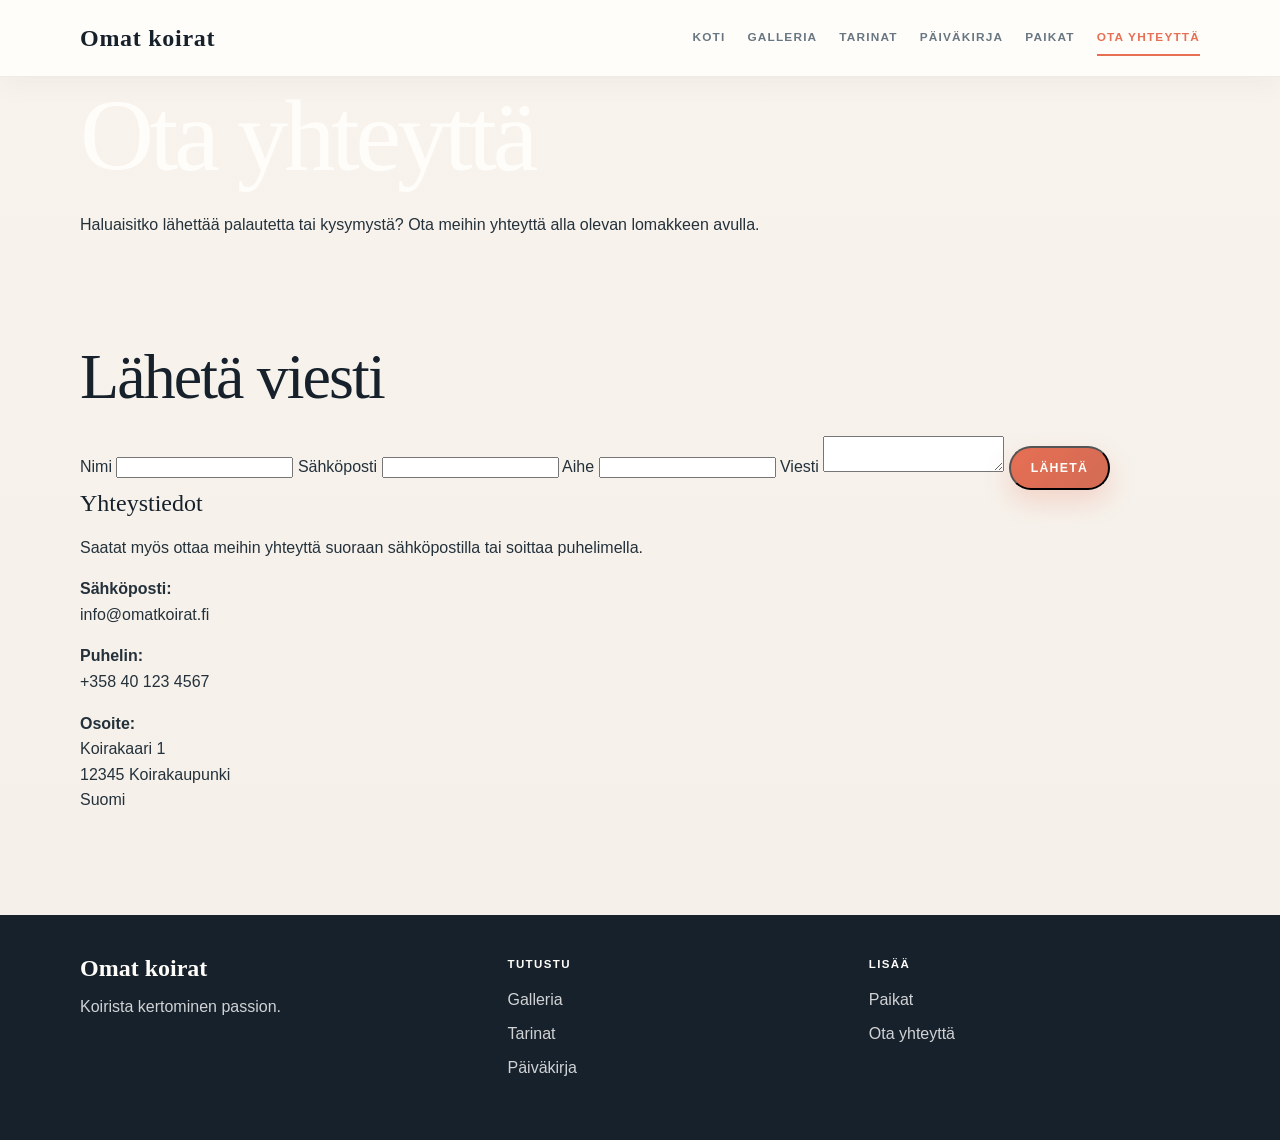
<file: contact.html>
<!doctype html>
<html lang="fi">
<head>
  <meta charset="utf-8">
  <meta name="viewport" content="width=device-width, initial-scale=1">
  <title>Ota yhteyttä | Omat koirat</title>
  <link rel="stylesheet" href="styles.css">
</head>
<body>
  <header class="site-header">
    <div class="container nav-wrap">
      <a class="brand" href="index.html">Omat koirat</a>
      <button class="nav-toggle" aria-label="Avaa navigaatio" aria-expanded="false">&#9776;</button>
      <nav class="nav-links">
        <a href="index.html">Koti</a>
        <a href="gallery.html">Galleria</a>
        <a href="stories.html">Tarinat</a>
        <a href="journal.html">Päiväkirja</a>
        <a href="destinations.html">Paikat</a>
        <a href="contact.html" class="active">Ota yhteyttä</a>
      </nav>
    </div>
  </header>

  <main>
    <section class="page-hero">
      <div class="container">
        <h1>Ota yhteyttä</h1>
        <p>Haluaisitko lähettää palautetta tai kysymystä? Ota meihin yhteyttä alla olevan lomakkeen avulla.</p>
      </div>
    </section>

    <section class="section">
      <div class="container">
        <div class="article-grid">
          <div>
            <h2>Lähetä viesti</h2>
            <form class="form">
              <label>
                Nimi
                <input type="text" name="name" required>
              </label>
              <label>
                Sähköposti
                <input type="email" name="email" required>
              </label>
              <label>
                Aihe
                <input type="text" name="subject" required>
              </label>
              <label>
                Viesti
                <textarea name="message" required></textarea>
              </label>
              <button class="button" type="submit">Lähetä</button>
            </form>
          </div>
          <div>
            <h3>Yhteystiedot</h3>
            <p>Saatat myös ottaa meihin yhteyttä suoraan sähköpostilla tai soittaa puhelimella.</p>
            <p>
              <strong>Sähköposti:</strong><br>
              info@omatkoirat.fi
            </p>
            <p>
              <strong>Puhelin:</strong><br>
              +358 40 123 4567
            </p>
            <p>
              <strong>Osoite:</strong><br>
              Koirakaari 1<br>
              12345 Koirakaupunki<br>
              Suomi
            </p>
          </div>
        </div>
      </div>
    </section>
  </main>

  <footer class="site-footer">
    <div class="container footer-grid">
      <div>
        <div class="footer-title">Omat koirat</div>
        <span>Koirista kertominen passion.</span>
      </div>
      <div>
        <div class="footer-label">Tutustu</div>
        <div class="footer-links">
          <a href="gallery.html">Galleria</a>
          <a href="stories.html">Tarinat</a>
          <a href="journal.html">Päiväkirja</a>
        </div>
      </div>
      <div>
        <div class="footer-label">Lisää</div>
        <div class="footer-links">
          <a href="destinations.html">Paikat</a>
          <a href="contact.html">Ota yhteyttä</a>
        </div>
      </div>
    </div>
  </footer>

  <script>
    const navToggle = document.querySelector('.nav-toggle');
    const navLinks = document.querySelector('.nav-links');

    if (navToggle && navLinks) {
      navToggle.addEventListener('click', function() {
        navLinks.classList.toggle('open');
        this.setAttribute('aria-expanded', this.getAttribute('aria-expanded') === 'false' ? 'true' : 'false');
      });
    }
  </script>
</body>
</html>
</file>
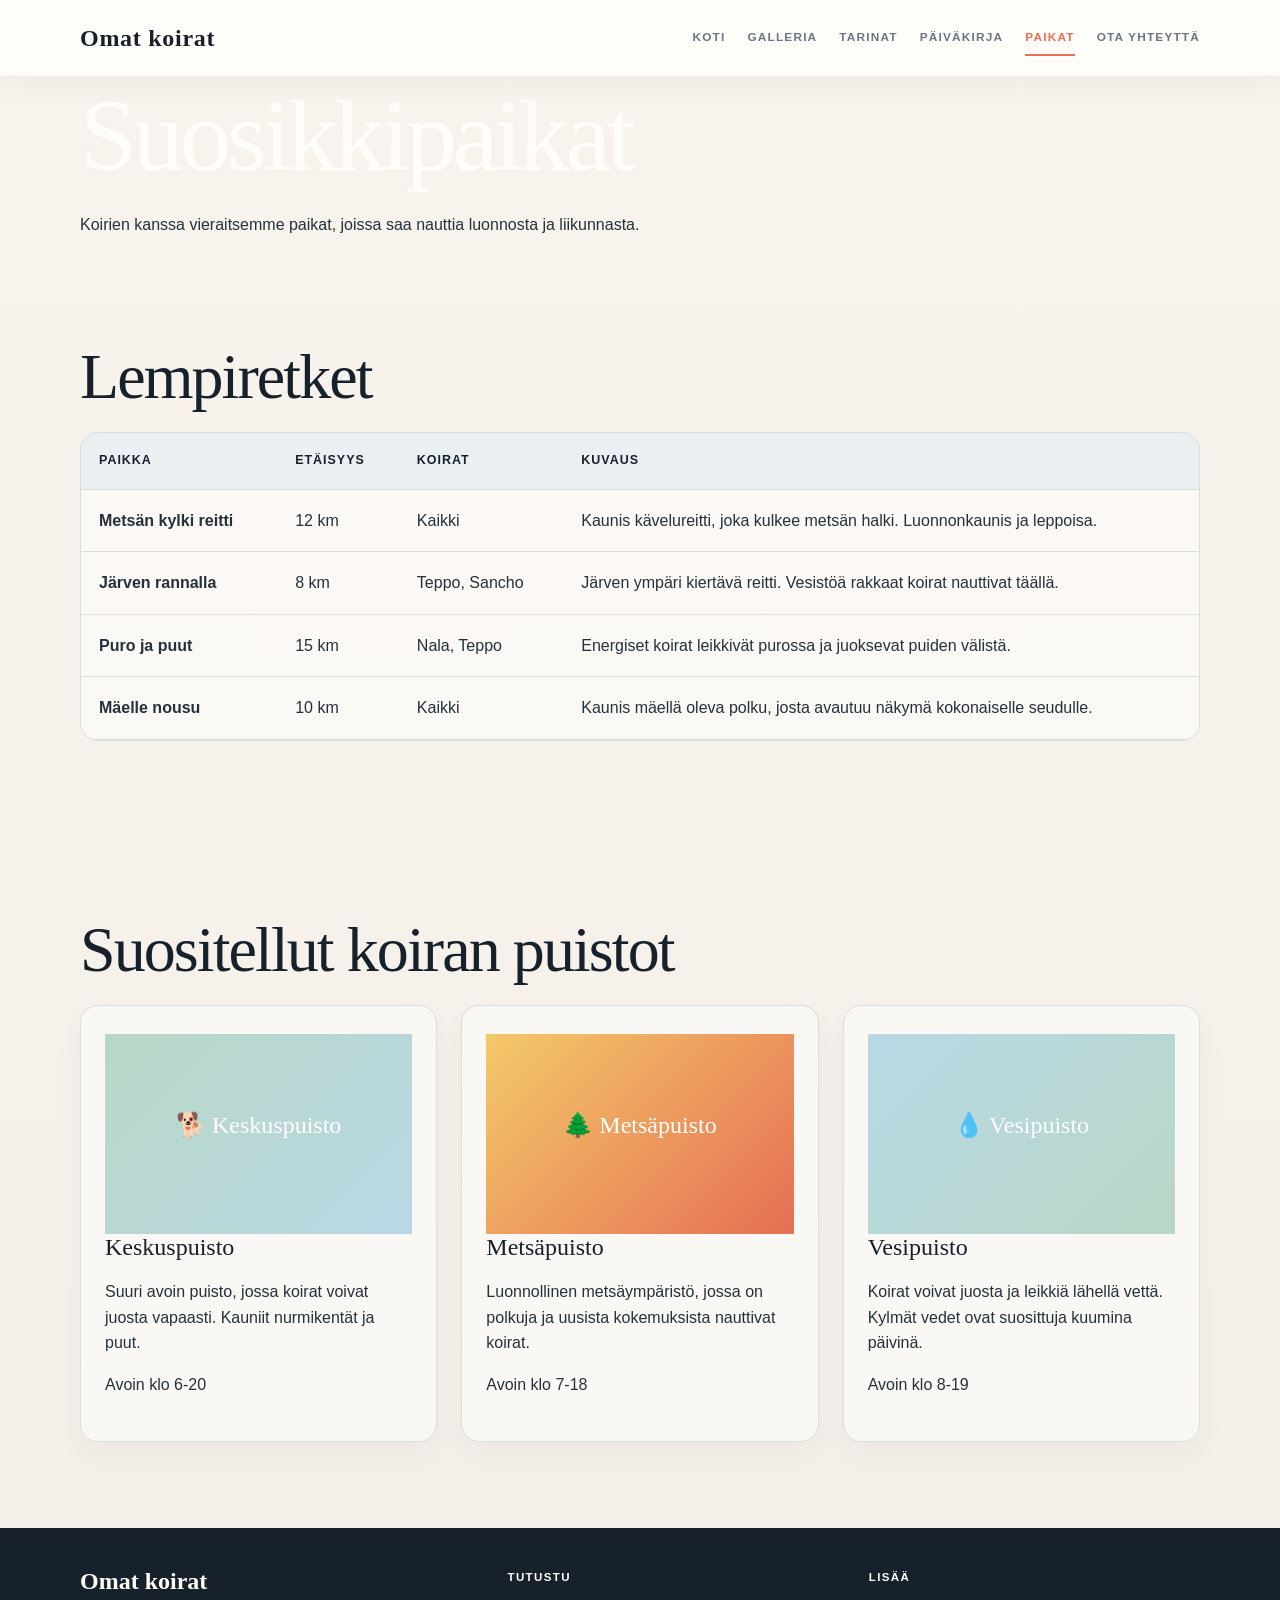
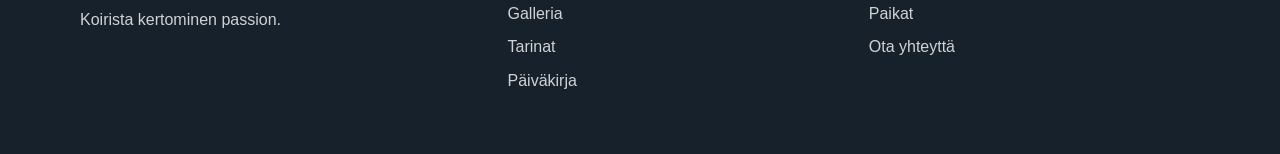
<file: destinations.html>
<!doctype html>
<html lang="fi">
<head>
  <meta charset="utf-8">
  <meta name="viewport" content="width=device-width, initial-scale=1">
  <title>Paikat | Omat koirat</title>
  <link rel="stylesheet" href="styles.css">
</head>
<body>
  <header class="site-header">
    <div class="container nav-wrap">
      <a class="brand" href="index.html">Omat koirat</a>
      <button class="nav-toggle" aria-label="Avaa navigaatio" aria-expanded="false">&#9776;</button>
      <nav class="nav-links">
        <a href="index.html">Koti</a>
        <a href="gallery.html">Galleria</a>
        <a href="stories.html">Tarinat</a>
        <a href="journal.html">Päiväkirja</a>
        <a href="destinations.html" class="active">Paikat</a>
        <a href="contact.html">Ota yhteyttä</a>
      </nav>
    </div>
  </header>

  <main>
    <section class="page-hero">
      <div class="container">
        <h1>Suosikkipaikat</h1>
        <p>Koirien kanssa vieraitsemme paikat, joissa saa nauttia luonnosta ja liikunnasta.</p>
      </div>
    </section>

    <section class="section">
      <div class="container">
        <h2>Lempiretket</h2>
        <div class="table-wrap">
          <table class="trip-table">
            <thead>
              <tr>
                <th>Paikka</th>
                <th>Etäisyys</th>
                <th>Koirat</th>
                <th>Kuvaus</th>
              </tr>
            </thead>
            <tbody>
              <tr>
                <td><strong>Metsän kylki reitti</strong></td>
                <td>12 km</td>
                <td>Kaikki</td>
                <td>Kaunis kävelureitti, joka kulkee metsän halki. Luonnonkaunis ja leppoisa.</td>
              </tr>
              <tr>
                <td><strong>Järven rannalla</strong></td>
                <td>8 km</td>
                <td>Teppo, Sancho</td>
                <td>Järven ympäri kiertävä reitti. Vesistöä rakkaat koirat nauttivat täällä.</td>
              </tr>
              <tr>
                <td><strong>Puro ja puut</strong></td>
                <td>15 km</td>
                <td>Nala, Teppo</td>
                <td>Energiset koirat leikkivät purossa ja juoksevat puiden välistä.</td>
              </tr>
              <tr>
                <td><strong>Mäelle nousu</strong></td>
                <td>10 km</td>
                <td>Kaikki</td>
                <td>Kaunis mäellä oleva polku, josta avautuu näkymä kokonaiselle seudulle.</td>
              </tr>
            </tbody>
          </table>
        </div>
      </div>
    </section>

    <section class="section">
      <div class="container">
        <h2>Suositellut koiran puistot</h2>
        <div class="cards">
          <div class="card">
            <div style="background: linear-gradient(135deg, #b8d7c6, #b9d8e5); height: 200px; display: flex; align-items: center; justify-content: center;">
              <h3 style="color: white; text-align: center;">🐕 Keskuspuisto</h3>
            </div>
            <div class="card-content">
              <h3>Keskuspuisto</h3>
              <p>Suuri avoin puisto, jossa koirat voivat juosta vapaasti. Kauniit nurmikentät ja puut.</p>
              <p class="meta">Avoin klo 6-20</p>
            </div>
          </div>

          <div class="card">
            <div style="background: linear-gradient(135deg, #f3c969, #e66f54); height: 200px; display: flex; align-items: center; justify-content: center;">
              <h3 style="color: white; text-align: center;">🌲 Metsäpuisto</h3>
            </div>
            <div class="card-content">
              <h3>Metsäpuisto</h3>
              <p>Luonnollinen metsäympäristö, jossa on polkuja ja uusista kokemuksista nauttivat koirat.</p>
              <p class="meta">Avoin klo 7-18</p>
            </div>
          </div>

          <div class="card">
            <div style="background: linear-gradient(135deg, #b9d8e5, #b8d7c6); height: 200px; display: flex; align-items: center; justify-content: center;">
              <h3 style="color: white; text-align: center;">💧 Vesipuisto</h3>
            </div>
            <div class="card-content">
              <h3>Vesipuisto</h3>
              <p>Koirat voivat juosta ja leikkiä lähellä vettä. Kylmät vedet ovat suosittuja kuumina päivinä.</p>
              <p class="meta">Avoin klo 8-19</p>
            </div>
          </div>
        </div>
      </div>
    </section>
  </main>

  <footer class="site-footer">
    <div class="container footer-grid">
      <div>
        <div class="footer-title">Omat koirat</div>
        <span>Koirista kertominen passion.</span>
      </div>
      <div>
        <div class="footer-label">Tutustu</div>
        <div class="footer-links">
          <a href="gallery.html">Galleria</a>
          <a href="stories.html">Tarinat</a>
          <a href="journal.html">Päiväkirja</a>
        </div>
      </div>
      <div>
        <div class="footer-label">Lisää</div>
        <div class="footer-links">
          <a href="destinations.html">Paikat</a>
          <a href="contact.html">Ota yhteyttä</a>
        </div>
      </div>
    </div>
  </footer>

  <script>
    const navToggle = document.querySelector('.nav-toggle');
    const navLinks = document.querySelector('.nav-links');

    if (navToggle && navLinks) {
      navToggle.addEventListener('click', function() {
        navLinks.classList.toggle('open');
        this.setAttribute('aria-expanded', this.getAttribute('aria-expanded') === 'false' ? 'true' : 'false');
      });
    }
  </script>
</body>
</html>
</file>
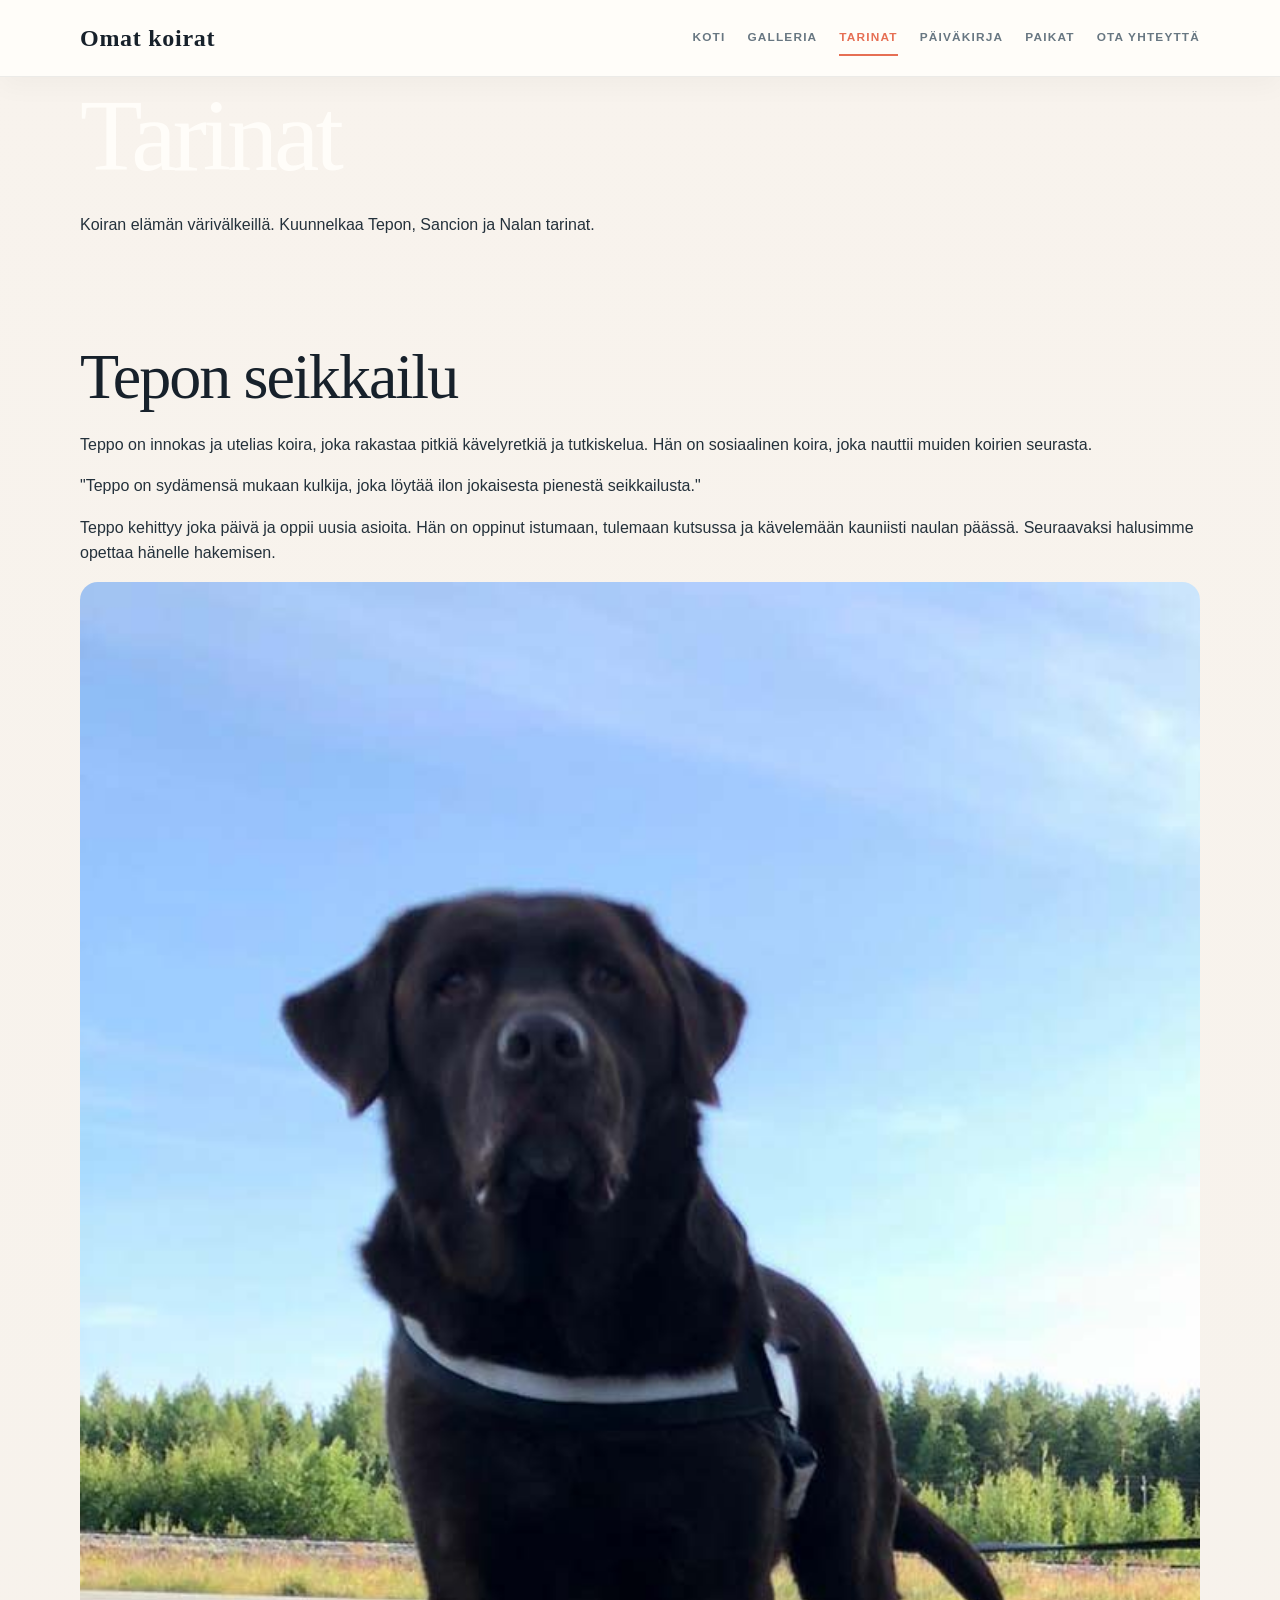
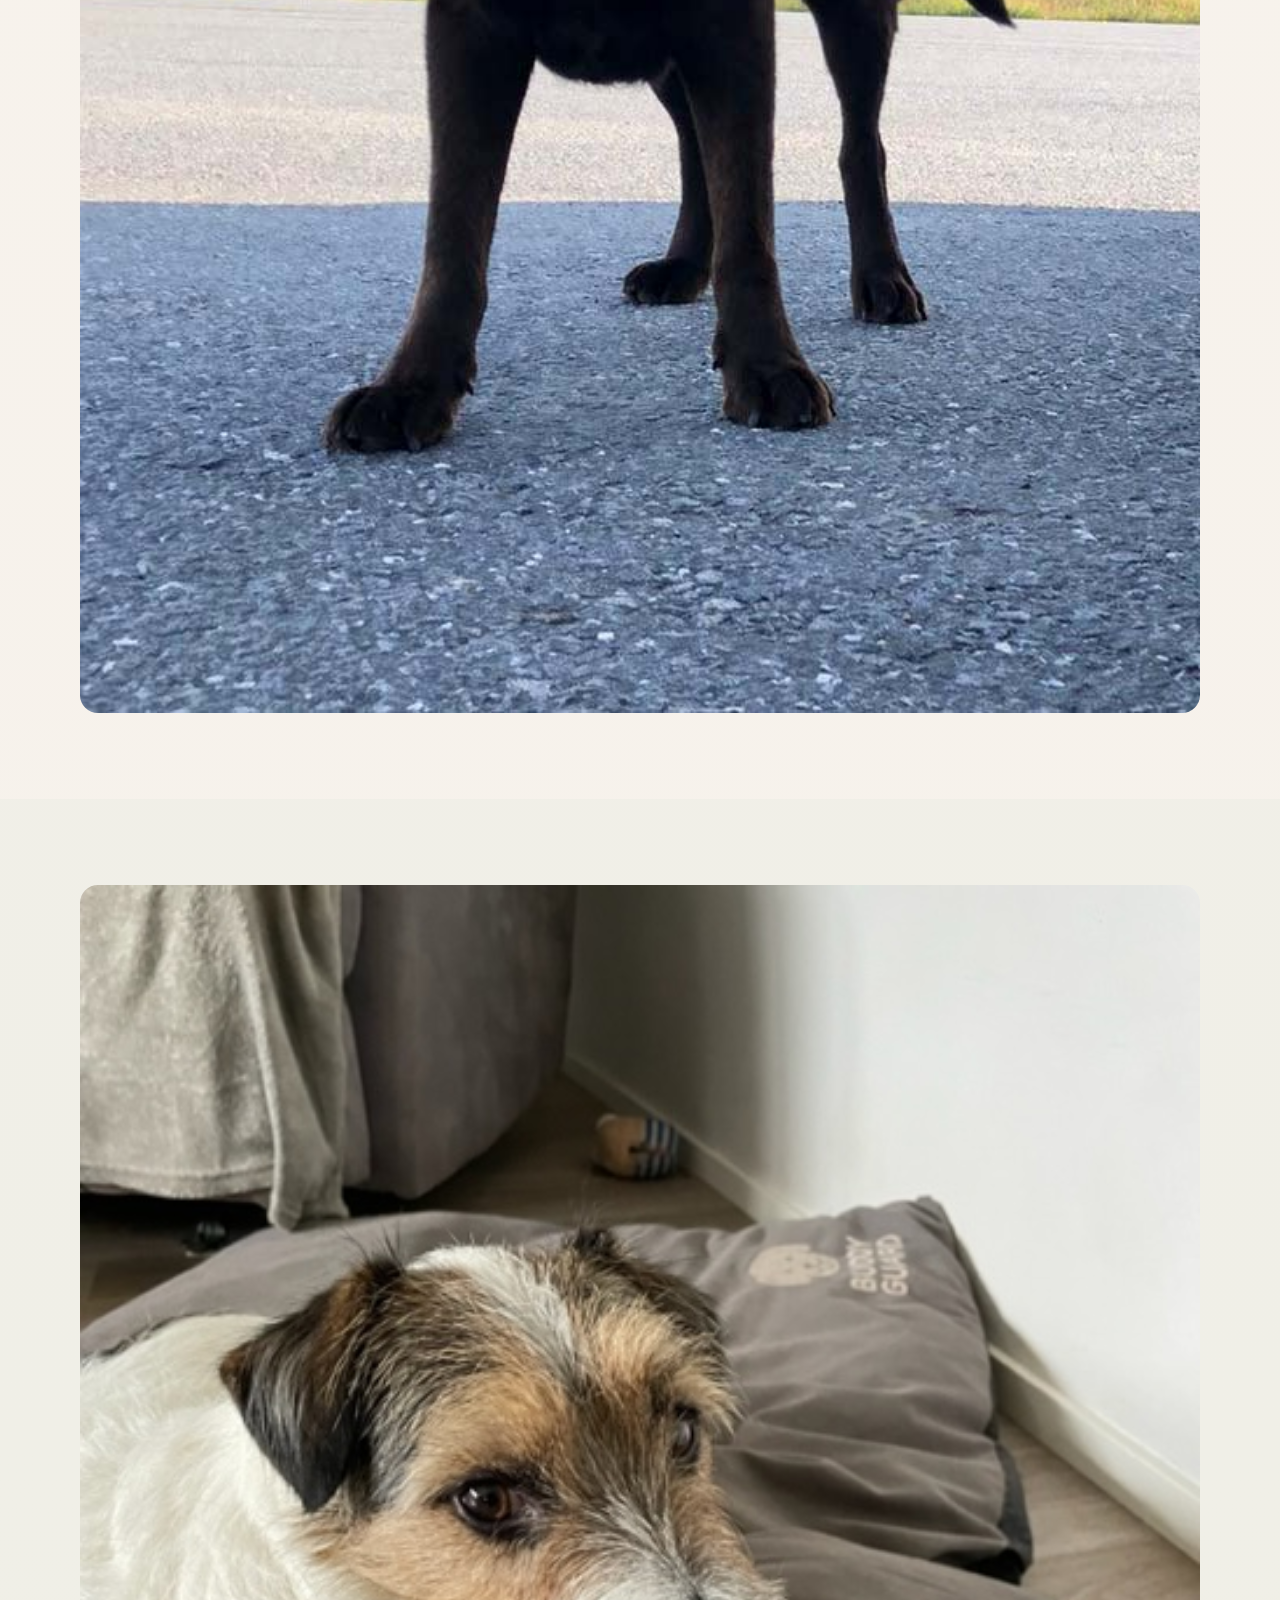
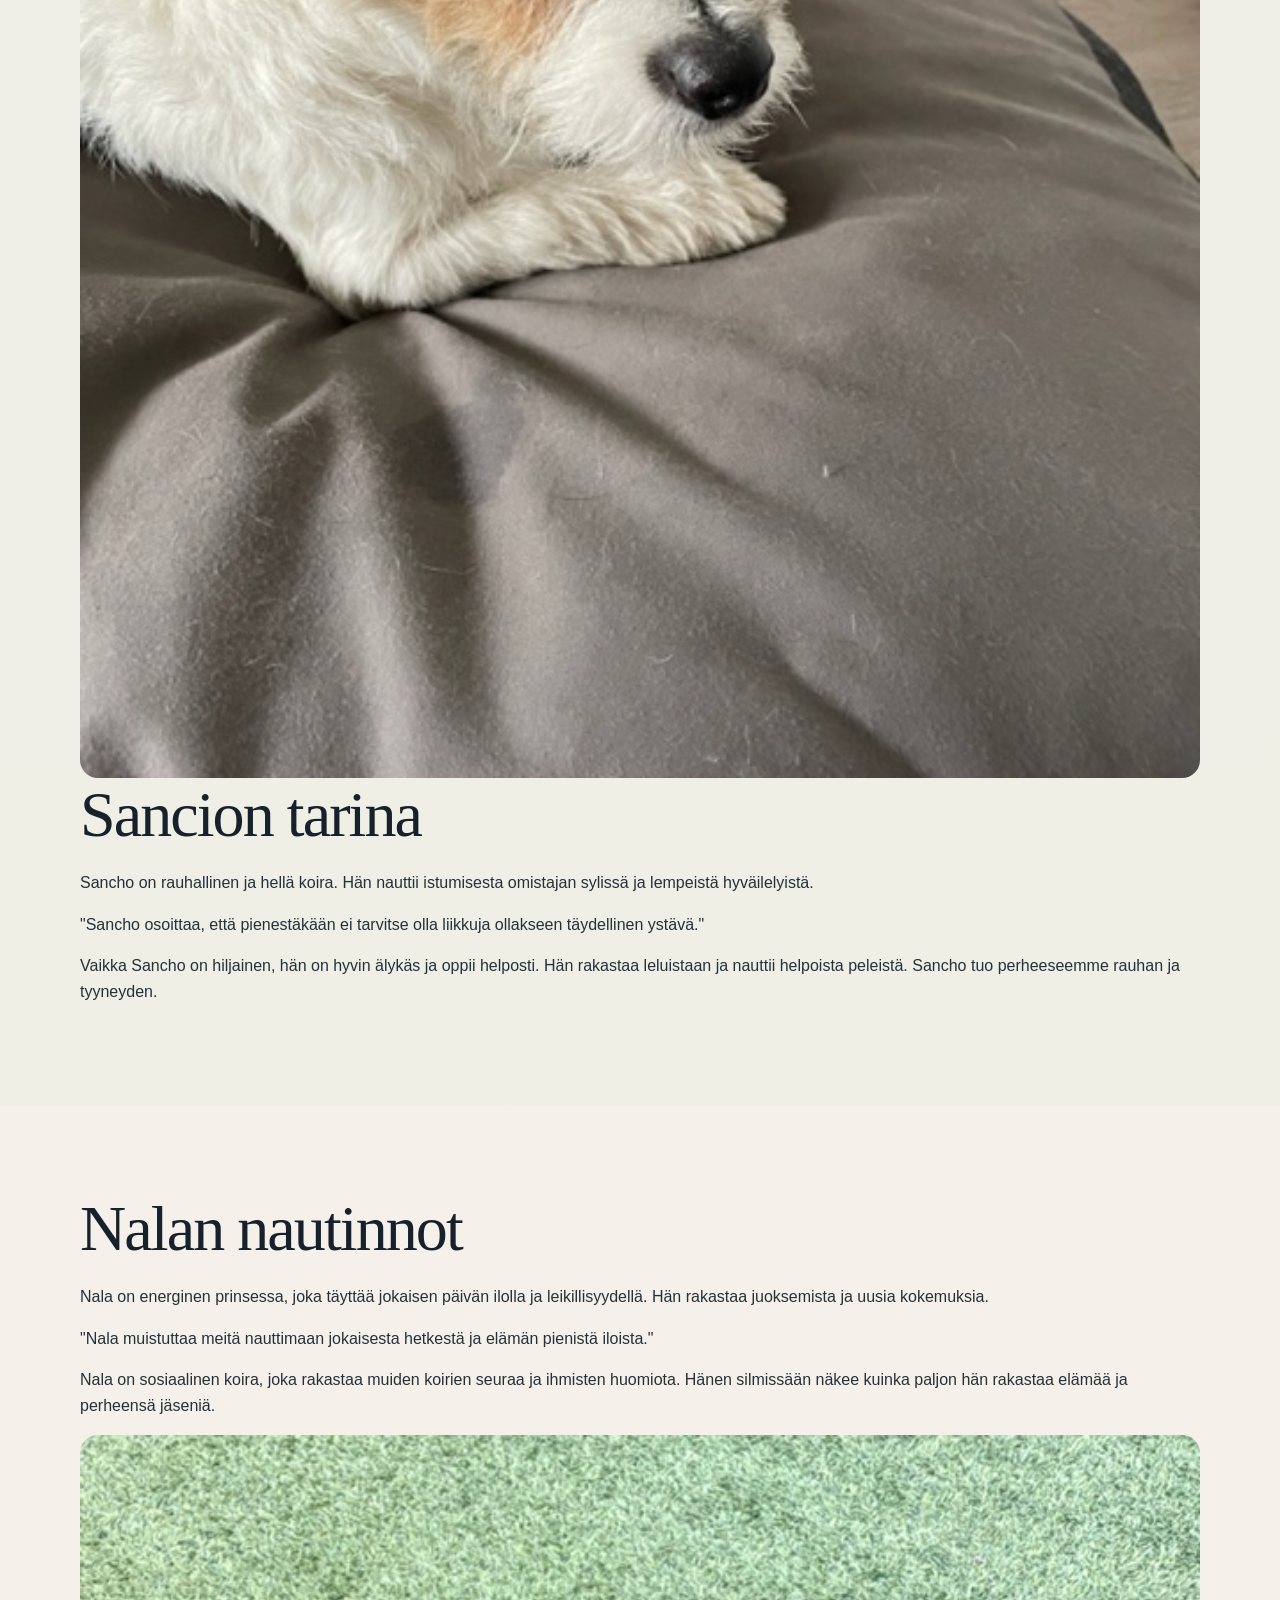
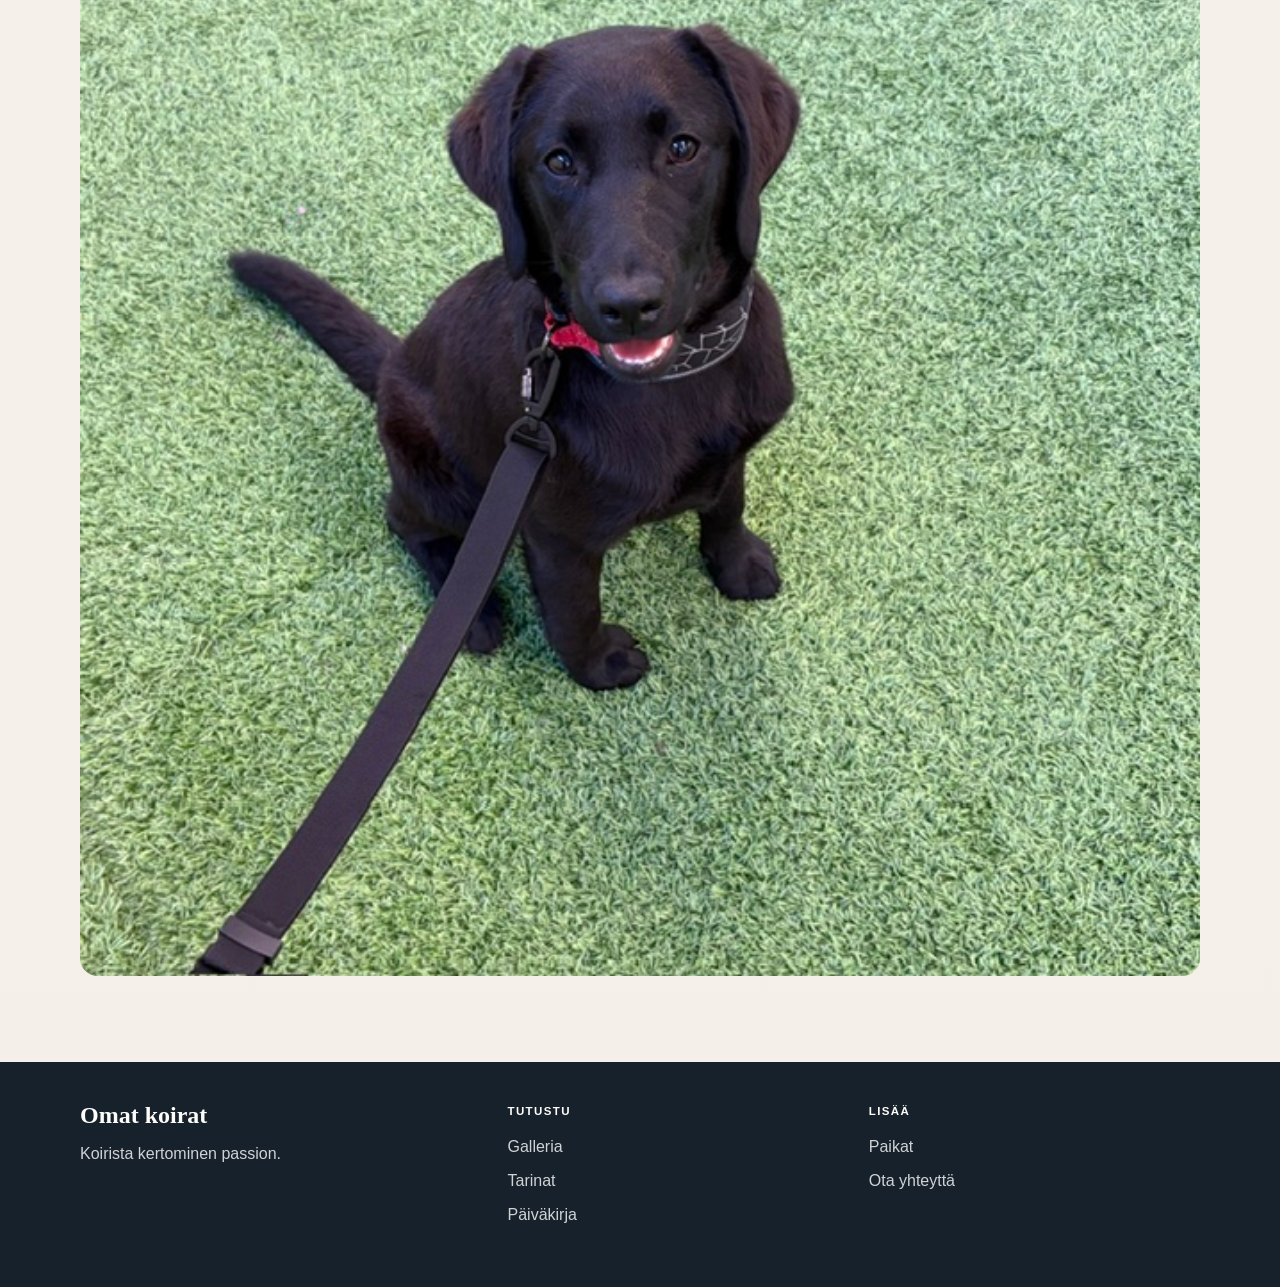
<file: stories.html>
<!doctype html>
<html lang="fi">
<head>
  <meta charset="utf-8">
  <meta name="viewport" content="width=device-width, initial-scale=1">
  <title>Tarinat | Omat koirat</title>
  <link rel="stylesheet" href="styles.css">
</head>
<body>
  <header class="site-header">
    <div class="container nav-wrap">
      <a class="brand" href="index.html">Omat koirat</a>
      <button class="nav-toggle" aria-label="Avaa navigaatio" aria-expanded="false">&#9776;</button>
      <nav class="nav-links">
        <a href="index.html">Koti</a>
        <a href="gallery.html">Galleria</a>
        <a href="stories.html" class="active">Tarinat</a>
        <a href="journal.html">Päiväkirja</a>
        <a href="destinations.html">Paikat</a>
        <a href="contact.html">Ota yhteyttä</a>
      </nav>
    </div>
  </header>

  <main>
    <section class="page-hero">
      <div class="container">
        <h1>Tarinat</h1>
        <p>Koiran elämän värivälkeillä. Kuunnelkaa Tepon, Sancion ja Nalan tarinat.</p>
      </div>
    </section>

    <section class="section">
      <div class="container article-grid">
        <div>
          <h2>Tepon seikkailu</h2>
          <p>Teppo on innokas ja utelias koira, joka rakastaa pitkiä kävelyretkiä ja tutkiskelua. Hän on sosiaalinen koira, joka nauttii muiden koirien seurasta.</p>
          <div class="quote">
            "Teppo on sydämensä mukaan kulkija, joka löytää ilon jokaisesta pienestä seikkailusta."
          </div>
          <p>Teppo kehittyy joka päivä ja oppii uusia asioita. Hän on oppinut istumaan, tulemaan kutsussa ja kävelemään kauniisti naulan päässä. Seuraavaksi halusimme opettaa hänelle hakemisen.</p>
        </div>
        <div>
          <img src="Teppo.jpg" alt="Teppo" style="width: 100%; border-radius: 18px;">
        </div>
      </div>
    </section>

    <section class="section" style="background: rgba(184, 215, 198, 0.1);">
      <div class="container article-grid">
        <div>
          <img src="Sancho 3 v.jpg" alt="Sancho" style="width: 100%; border-radius: 18px; order: -1;">
        </div>
        <div>
          <h2>Sancion tarina</h2>
          <p>Sancho on rauhallinen ja hellä koira. Hän nauttii istumisesta omistajan sylissä ja lempeistä hyväilelyistä.</p>
          <div class="quote">
            "Sancho osoittaa, että pienestäkään ei tarvitse olla liikkuja ollakseen täydellinen ystävä."
          </div>
          <p>Vaikka Sancho on hiljainen, hän on hyvin älykäs ja oppii helposti. Hän rakastaa leluistaan ja nauttii helpoista peleistä. Sancho tuo perheeseemme rauhan ja tyyneyden.</p>
        </div>
      </div>
    </section>

    <section class="section">
      <div class="container article-grid">
        <div>
          <h2>Nalan nautinnot</h2>
          <p>Nala on energinen prinsessa, joka täyttää jokaisen päivän ilolla ja leikillisyydellä. Hän rakastaa juoksemista ja uusia kokemuksia.</p>
          <div class="quote">
            "Nala muistuttaa meitä nauttimaan jokaisesta hetkestä ja elämän pienistä iloista."
          </div>
          <p>Nala on sosiaalinen koira, joka rakastaa muiden koirien seuraa ja ihmisten huomiota. Hänen silmissään näkee kuinka paljon hän rakastaa elämää ja perheensä jäseniä.</p>
        </div>
        <div>
          <img src="Nala.jpeg" alt="Nala" style="width: 100%; border-radius: 18px;">
        </div>
      </div>
    </section>
  </main>

  <footer class="site-footer">
    <div class="container footer-grid">
      <div>
        <div class="footer-title">Omat koirat</div>
        <span>Koirista kertominen passion.</span>
      </div>
      <div>
        <div class="footer-label">Tutustu</div>
        <div class="footer-links">
          <a href="gallery.html">Galleria</a>
          <a href="stories.html">Tarinat</a>
          <a href="journal.html">Päiväkirja</a>
        </div>
      </div>
      <div>
        <div class="footer-label">Lisää</div>
        <div class="footer-links">
          <a href="destinations.html">Paikat</a>
          <a href="contact.html">Ota yhteyttä</a>
        </div>
      </div>
    </div>
  </footer>

  <script>
    const navToggle = document.querySelector('.nav-toggle');
    const navLinks = document.querySelector('.nav-links');

    if (navToggle && navLinks) {
      navToggle.addEventListener('click', function() {
        navLinks.classList.toggle('open');
        this.setAttribute('aria-expanded', this.getAttribute('aria-expanded') === 'false' ? 'true' : 'false');
      });
    }
  </script>
</body>
</html>
</file>
<file: styles.css>
:root {
  --night: #17212b;
  --ink: #24313b;
  --muted: #687782;
  --paper: #f4f0e9;
  --white: #fffdf9;
  --coral: #e66f54;
  --yellow: #f3c969;
  --mint: #b8d7c6;
  --blue: #b9d8e5;
  --line: #d9dfdc;
  --serif: 'Iowan Old Style', 'Baskerville', 'Book Antiqua', Georgia, 'Times New Roman', serif;
  --sans: 'Avenir Next', 'Segoe UI', 'Trebuchet MS', Arial, sans-serif;
  --display: 'Bodoni 72', 'Didot', var(--serif);
}

* { box-sizing: border-box; }
html { scroll-behavior: smooth; }
body {
  margin: 0;
  color: var(--ink);
  background: linear-gradient(180deg, #f8f3ed 0%, #f4f0e9 100%);
  font-family: var(--sans);
  font-size: 16px;
  line-height: 1.6;
}

a { color: inherit; text-decoration: none; }
a:hover { color: var(--coral); }
img { display: block; max-width: 100%; }

.container {
  width: min(1120px, calc(100% - 40px));
  margin: 0 auto;
}

.site-header {
  position: sticky;
  top: 0;
  z-index: 20;
  background: rgba(255, 253, 249, 0.96);
  border-bottom: 1px solid rgba(23, 33, 43, 0.08);
  backdrop-filter: blur(12px);
  box-shadow: 0 10px 26px rgba(23, 33, 43, 0.03);
}

.nav-wrap {
  min-height: 76px;
  display: flex;
  align-items: center;
  justify-content: space-between;
  gap: 28px;
}

.brand {
  color: var(--night);
  font: 700 1.5rem var(--display);
  letter-spacing: .03em;
}

.nav-toggle {
  display: none;
  border: 0;
  background: transparent;
  color: var(--night);
  font-size: 1.45rem;
  cursor: pointer;
}

.nav-links {
  display: flex;
  align-items: center;
  gap: 22px;
  text-transform: uppercase;
  letter-spacing: .1em;
  font-size: .74rem;
  font-weight: 700;
}

.nav-links a {
  padding: 8px 0;
  color: var(--muted);
  border-bottom: 2px solid transparent;
  transition: color .2s ease, border-color .2s ease;
}

.nav-links a:hover,
.nav-links a.active {
  color: var(--coral);
  border-color: var(--coral);
}

.hero {
  min-height: 600px;
  display: grid;
  align-items: center;
  background: linear-gradient(120deg, rgba(23, 33, 43, .97) 0%, rgba(23, 33, 43, .78) 48%, rgba(23, 33, 43, .28) 100%), url('Teppo ja Sancho.jpg') center/cover no-repeat;
}

.hero-copy {
  padding: 88px 0;
  max-width: 650px;
}

.eyebrow {
  color: var(--coral);
  text-transform: uppercase;
  letter-spacing: .17em;
  font-size: .72rem;
  font-weight: 700;
}

.hero .eyebrow { color: var(--yellow); }

h1, h2, h3 {
  line-height: 1.08;
  margin: 0 0 18px;
}

h1 {
  font: 500 clamp(3.2rem, 8vw, 6.4rem) var(--display);
  letter-spacing: -.04em;
  color: var(--white);
}

h2 {
  font: 500 clamp(2.2rem, 5vw, 4rem) var(--display);
  letter-spacing: -.03em;
  color: var(--night);
}

h3 {
  font: 500 1.5rem var(--serif);
  color: var(--night);
}

.lead {
  max-width: 560px;
  color: rgba(255, 253, 249, .82);
  font-size: 1.08rem;
}

.button {
  display: inline-block;
  margin-top: 14px;
  padding: 13px 20px;
  background: linear-gradient(135deg, var(--coral) 0%, #d26b54 100%);
  color: var(--white);
  text-transform: uppercase;
  letter-spacing: .1em;
  font-size: .77rem;
  font-weight: 700;
  border-radius: 999px;
  transition: transform .2s ease, box-shadow .2s ease, filter .2s ease;
  box-shadow: 0 12px 26px rgba(230, 111, 84, 0.22);
}

.button:hover {
  background: linear-gradient(135deg, #d86c56 0%, #be5647 100%);
  color: var(--white);
  transform: translateY(-1px);
  box-shadow: 0 16px 30px rgba(230, 111, 84, 0.28);
}

.button-calc {
  margin-top: 20px;
  width: 100%;
  border: none;
  cursor: pointer;
}

.section {
  padding: 86px 0;
}

.section-tight { padding-top: 22px; }

.section-heading {
  max-width: 650px;
  margin-bottom: 38px;
}

.section-heading p,
.text-muted { color: var(--muted); }

.split {
  display: grid;
  grid-template-columns: 1fr 1fr;
  gap: 70px;
  align-items: center;
}

.callout {
  padding: 32px 28px;
  border-left: 4px solid var(--coral);
  background: rgba(230, 111, 84, .08);
  border-radius: 14px;
  font-family: var(--serif);
  font-size: clamp(1.4rem, 2vw, 2rem);
  color: var(--night);
  box-shadow: inset 0 0 0 1px rgba(230, 111, 84, 0.08);
}

.cards {
  display: grid;
  grid-template-columns: repeat(3, minmax(0, 1fr));
  gap: 24px;
}

.card {
  background: rgba(255,255,255,0.52);
  border: 1px solid var(--line);
  border-radius: 18px;
  padding: 28px 24px;
  box-shadow: 0 14px 28px rgba(23, 33, 43, 0.04);
}

.card-icon {
  display: inline-flex;
  align-items: center;
  justify-content: center;
  width: 52px;
  height: 52px;
  border-radius: 50%;
  background: rgba(243, 201, 105, 0.25);
  color: var(--night);
  font-size: 0.9rem;
  font-weight: 700;
  margin-bottom: 16px;
}

.dog-grid {
  display: grid;
  grid-template-columns: repeat(3, minmax(0, 1fr));
  gap: 28px;
}

.masonry-grid {
  column-count: 3;
  column-gap: 22px;
  margin-top: 18px;
}

.masonry-grid .dog-card {
  display: inline-block;
  width: 100%;
  margin: 0 0 22px;
  break-inside: avoid;
  overflow: hidden;
  border-radius: 26px;
  background: rgba(255,255,255,0.96);
  border: 1px solid rgba(23, 33, 43, 0.06);
  box-shadow: 0 18px 30px rgba(23, 33, 43, 0.06);
  transition: transform .28s ease, box-shadow .28s ease, filter .28s ease;
}

.masonry-grid .dog-card:nth-child(3n + 1) { transform: translateY(20px); }
.masonry-grid .dog-card:nth-child(3n + 2) { transform: translateY(-8px); }
.masonry-grid .dog-card:nth-child(3n + 3) { transform: translateY(32px); }

.masonry-grid .dog-card:hover {
  transform: translateY(-8px) scale(1.015);
  box-shadow: 0 28px 42px rgba(23, 33, 43, 0.12);
  filter: saturate(1.12);
}

.masonry-grid .dog-card img {
  width: 100%;
  display: block;
  height: auto;
  object-fit: cover;
  border-bottom: 1px solid rgba(23, 33, 43, 0.06);
}

.masonry-grid .dog-card figcaption {
  padding: 14px 16px 18px;
  font-size: 0.7rem;
  font-weight: 800;
  letter-spacing: .14em;
  text-transform: uppercase;
  color: var(--night);
  text-align: center;
  background: linear-gradient(180deg, rgba(255,255,255,0.96), rgba(244,240,233,0.94));
}

.dog-card {
  overflow: hidden;
  border-radius: 18px;
  background: var(--white);
  border: 1px solid var(--line);
  box-shadow: 0 12px 24px rgba(23, 33, 43, 0.05);
}

.dog-card img {
  width: 100%;
  aspect-ratio: 4 / 5;
  object-fit: cover;
}

.dog-card figcaption {
  padding: 18px 16px;
  font-weight: 700;
  color: var(--night);
  text-align: center;
}

.table-wrap {
  overflow-x: auto;
  background: rgba(255,255,255,0.5);
  border: 1px solid var(--line);
  border-radius: 18px;
}

.trip-table {
  width: 100%;
  border-collapse: collapse;
  min-width: 700px;
}

.trip-table th,
.trip-table td {
  padding: 18px 18px;
  border-bottom: 1px solid var(--line);
  text-align: left;
  vertical-align: top;
}

.trip-table th {
  background: rgba(185, 216, 229, 0.25);
  color: var(--night);
  font-size: .78rem;
  letter-spacing: .08em;
  text-transform: uppercase;
}

.resource-list ul {
  list-style: none;
  padding: 0;
  margin: 0;
  display: grid;
  grid-template-columns: repeat(2, minmax(0, 1fr));
  gap: 16px;
}

.resource-list li {
  background: rgba(255,255,255,0.45);
  border: 1px solid var(--line);
  border-radius: 14px;
  padding: 16px 18px;
}

.resource-list a {
  color: var(--night);
  font-weight: 600;
}

.calculator-layout {
  display: grid;
  grid-template-columns: 1fr 1fr;
  gap: 28px;
  align-items: start;
}

.calc-form,
.calculator-summary {
  background: rgba(255,255,255,0.55);
  border: 1px solid var(--line);
  border-radius: 18px;
  padding: 24px;
}

.calc-group {
  display: flex;
  flex-direction: column;
  gap: 8px;
  margin-bottom: 18px;
}

.calc-group label {
  font-weight: 600;
  color: var(--night);
}

.calc-group input {
  width: 100%;
  padding: 12px 14px;
  border: 1px solid var(--line);
  border-radius: 10px;
  background: var(--white);
  font: inherit;
}

.calc-results {
  display: grid;
  gap: 16px;
}

.result-item {
  display: flex;
  justify-content: space-between;
  gap: 20px;
  padding: 12px 0;
  border-bottom: 1px solid var(--line);
}

.result-item:last-child { border-bottom: 0; }

.result-item.highlight {
  background: rgba(230, 111, 84, 0.08);
  border-radius: 12px;
  padding: 16px 18px;
  border: 1px solid rgba(230, 111, 84, 0.18);
}

.value {
  font-weight: 700;
  color: var(--night);
}

.shop-grid {
  display: grid;
  grid-template-columns: repeat(3, minmax(0, 1fr));
  gap: 22px;
}

.shop-card {
  background: rgba(255,255,255,0.55);
  border: 1px solid var(--line);
  border-radius: 18px;
  padding: 24px 20px;
}

.shop-card h3 {
  margin-bottom: 10px;
}

.shop-card span {
  display: inline-block;
  margin-top: 12px;
  font-size: 1.4rem;
  font-weight: 700;
  color: var(--coral);
}

.site-footer {
  background: var(--night);
  color: rgba(255,255,255,0.8);
  padding: 40px 0 60px;
}

.footer-grid {
  display: grid;
  grid-template-columns: 1.2fr 1fr 1fr;
  gap: 30px;
}

.footer-title {
  font: 700 1.5rem var(--display);
  color: var(--white);
  margin-bottom: 12px;
}

.footer-label {
  color: var(--white);
  text-transform: uppercase;
  letter-spacing: .12em;
  font-size: .72rem;
  font-weight: 700;
  margin-bottom: 14px;
}

.footer-links {
  display: flex;
  flex-direction: column;
  gap: 8px;
}

@media (max-width: 820px) {
  .nav-toggle { display: block; }
  .nav-links {
    position: absolute;
    top: 76px;
    left: 20px;
    right: 20px;
    display: none;
    flex-direction: column;
    align-items: flex-start;
    background: rgba(255, 253, 249, 0.98);
    border: 1px solid var(--line);
    border-radius: 14px;
    padding: 18px 20px;
  }
  .nav-links.open { display: flex; }

  .cards,
  .dog-grid,
  .shop-grid,
  .resource-list ul,
  .calculator-layout,
  .footer-grid,
  .split {
    grid-template-columns: 1fr;
  }

  .masonry-grid {
    column-count: 2;
  }

  .hero { min-height: 500px; }
  .section { padding: 64px 0; }
}

@media (max-width: 560px) {
  .masonry-grid {
    column-count: 1;
  }
}
</file>
